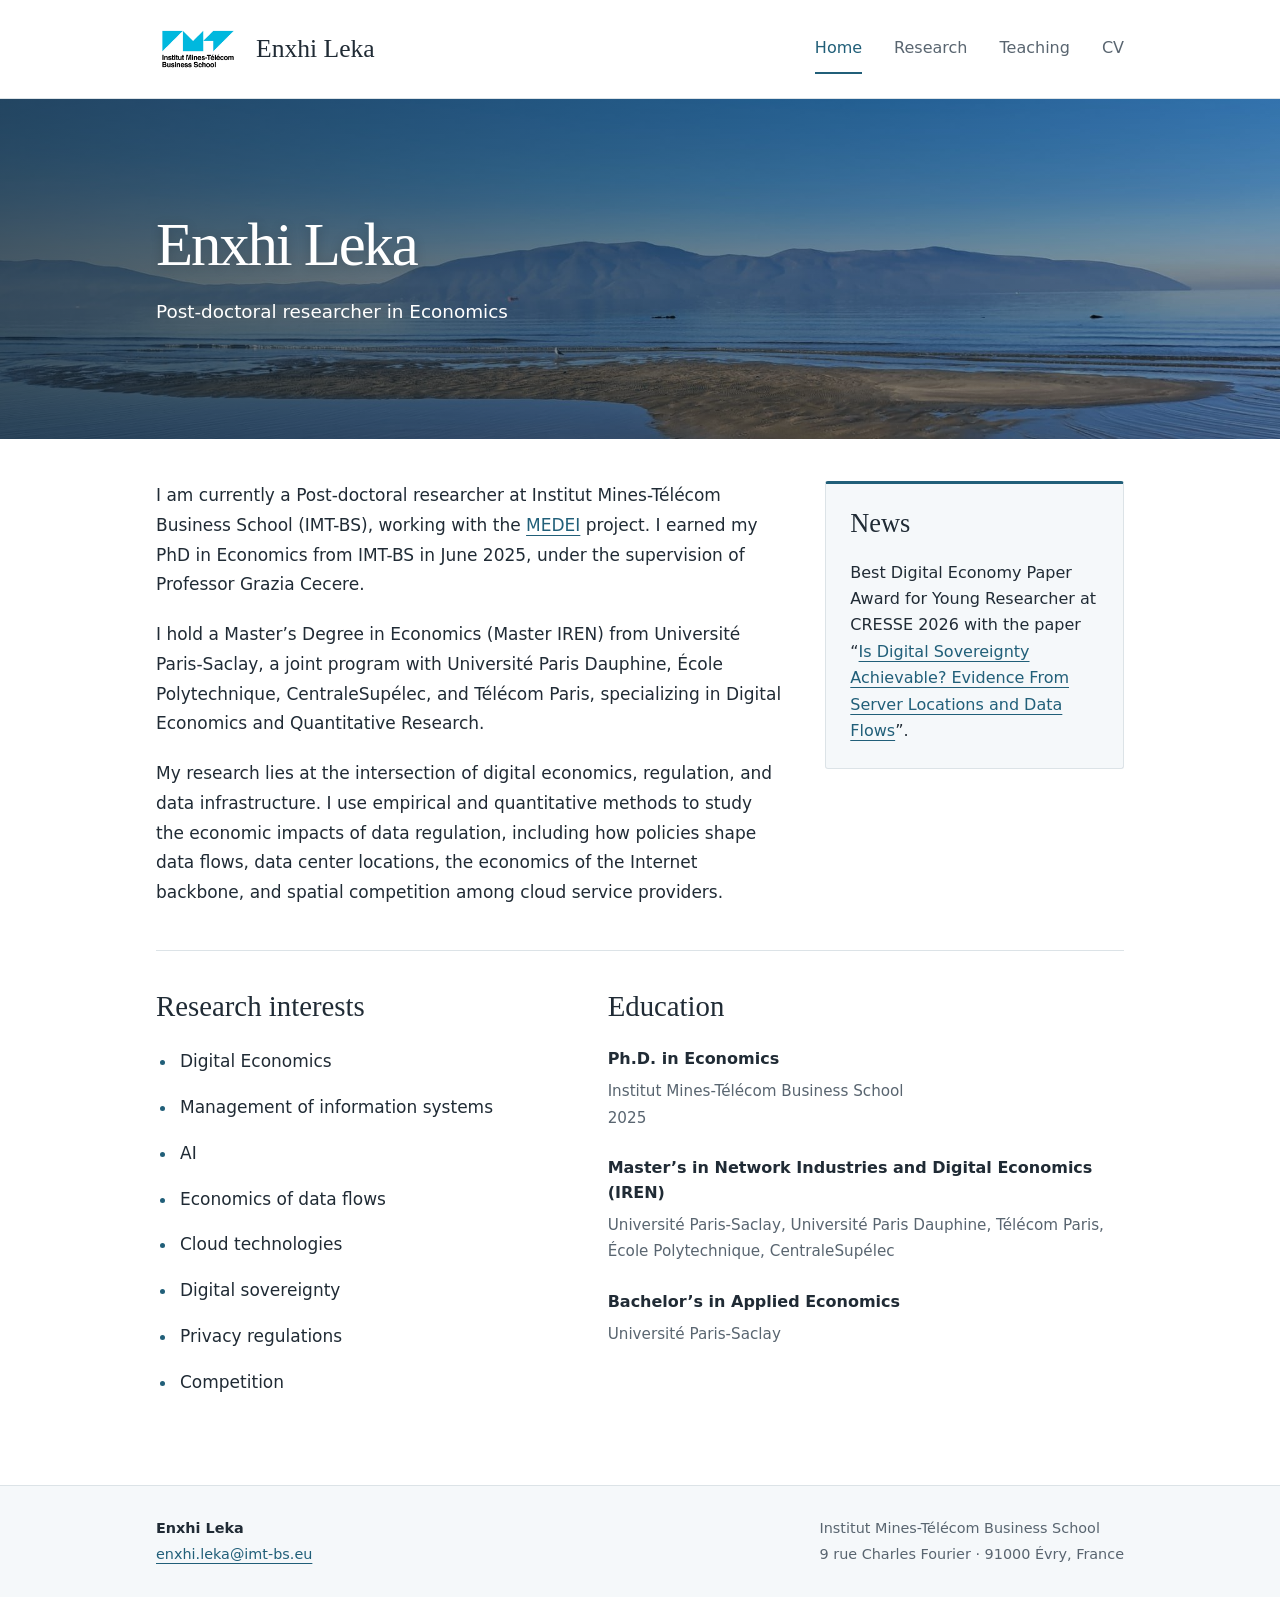
<file: index.html>
<!doctype html>
<html lang="en">
<head>
  <meta charset="utf-8">
  <meta name="viewport" content="width=device-width, initial-scale=1">
  <meta name="description" content="Enxhi Leka is a post-doctoral researcher at IMT-BS studying digital economics, data regulation, cloud infrastructure, and digital sovereignty.">
  <title>Enxhi Leka | Digital Economics Researcher at IMT-BS</title>
  <link rel="icon" href="assets/favicon.svg" type="image/svg+xml">
  <link rel="stylesheet" href="assets/style.css?v=20260928-1">
  <link rel="canonical" href="https://enxhi-leka.standard-cloud.io/">
  <link rel="sitemap" type="application/xml" href="sitemap.xml">
  <meta name="author" content="Enxhi Leka">
  <meta property="og:type" content="website">
  <meta property="og:site_name" content="Enxhi Leka">
  <meta property="og:title" content="Enxhi Leka | Digital Economics Researcher at IMT-BS">
  <meta property="og:description" content="Enxhi Leka is a post-doctoral researcher at IMT-BS studying digital economics, data regulation, cloud infrastructure, and digital sovereignty.">
  <meta property="og:url" content="https://enxhi-leka.standard-cloud.io/">
  <meta name="twitter:card" content="summary">
  <meta name="twitter:title" content="Enxhi Leka | Digital Economics Researcher at IMT-BS">
  <meta name="twitter:description" content="Enxhi Leka is a post-doctoral researcher at IMT-BS studying digital economics, data regulation, cloud infrastructure, and digital sovereignty.">
  <script type="application/ld+json">{"@context":"https://schema.org","@graph":[{"@type":"Person","@id":"https://enxhi-leka.standard-cloud.io/#enxhi-leka","name":"Enxhi Leka","url":"https://enxhi-leka.standard-cloud.io/","jobTitle":"Post-doctoral researcher in Economics","affiliation":{"@type":"Organization","name":"Institut Mines-Télécom Business School"},"knowsAbout":["Digital economics","Data regulation","Cloud infrastructure","Digital sovereignty","Data flows"],"email":"mailto:enxhi.leka@imt-bs.eu"},{"@type":"WebSite","@id":"https://enxhi-leka.standard-cloud.io/#website","url":"https://enxhi-leka.standard-cloud.io/","name":"Enxhi Leka","inLanguage":"en","publisher":{"@id":"https://enxhi-leka.standard-cloud.io/#enxhi-leka"}},{"@type":"ProfilePage","@id":"https://enxhi-leka.standard-cloud.io/#page","url":"https://enxhi-leka.standard-cloud.io/","name":"Enxhi Leka | Digital Economics Researcher at IMT-BS","description":"Enxhi Leka is a post-doctoral researcher at IMT-BS studying digital economics, data regulation, cloud infrastructure, and digital sovereignty.","inLanguage":"en","isPartOf":{"@id":"https://enxhi-leka.standard-cloud.io/#website"},"about":{"@id":"https://enxhi-leka.standard-cloud.io/#enxhi-leka"},"mainEntity":{"@id":"https://enxhi-leka.standard-cloud.io/#enxhi-leka"}}]}</script>
</head>
<body>
  <a class="skip-link" href="#main">Skip to content</a>
  <header class="site-header"><div class="header-inner">
    <a class="brand" href="index.html"><img class="institution-logo" src="assets/images/logo.png" alt="Institut Mines-Télécom Business School" width="84" height="48"><span>Enxhi Leka</span></a>
    <nav aria-label="Main navigation"><a href="index.html" aria-current="page">Home</a><a href="research.html">Research</a><a href="teaching.html">Teaching</a><a href="cv.html">CV</a></nav>
  </div></header>
  <section class="photo-banner photo-banner--home" aria-labelledby="page-title"><img class="banner-image" src="assets/images/home.jpg" alt="" fetchpriority="high"><div class="banner-shade"></div><div class="banner-content container"><h1 id="page-title">Enxhi Leka</h1><p>Post-doctoral researcher in Economics</p></div></section>
  <main id="main" class="container"><div class="intro-layout"><section class="intro" aria-label="Introduction">
<div class="bio"><p>I am currently a Post-doctoral researcher at Institut Mines-Télécom Business School (IMT-BS), working with the <a href="https://www.imt.fr/projet/medei-la-decarbonation-acceleree-de-lenergie-et-de-lindustrie/">MEDEI</a> project. I earned my PhD in Economics from IMT-BS in June 2025, under the supervision of Professor Grazia Cecere.</p>
<p>I hold a Master’s Degree in Economics (Master IREN) from Université Paris-Saclay, a joint program with Université Paris Dauphine, École Polytechnique, CentraleSupélec, and Télécom Paris, specializing in Digital Economics and Quantitative Research.</p>
<p>My research lies at the intersection of digital economics, regulation, and data infrastructure. I use empirical and quantitative methods to study the economic impacts of data regulation, including how policies shape data flows, data center locations, the economics of the Internet backbone, and spatial competition among cloud service providers.</p></div></section>
<aside class="news-box" aria-labelledby="news-title">
  <h2 id="news-title">News</h2>
  <!-- NEWS: Add or edit announcements below.
       Copy this article for each update and place the newest one first:
  <article class="news-item">
    <time datetime="2026-09">September 2026</time>
    <p>Your update goes here. You can include <a href="research.html">a link</a>.</p>
  </article>
  -->
  <article class="news-item"><p>Best Digital Economy Paper Award for Young Researcher at CRESSE 2026 with the paper “<a href="research.html#digital-sovereignty">Is Digital Sovereignty Achievable? Evidence From Server Locations and Data Flows</a>”.</p></article>
</aside>
</div>
<div class="home-columns"><section><h2>Research interests</h2><ul class="entries"><li>Digital Economics</li><li>Management of information systems</li><li>AI</li><li>Economics of data flows</li><li>Cloud technologies</li><li>Digital sovereignty</li><li>Privacy regulations</li><li>Competition</li></ul></section>
<section><h2>Education</h2><div class="education"><h3>Ph.D. in Economics</h3><p>Institut Mines-Télécom Business School<br><span class="muted">2025</span></p></div><div class="education"><h3>Master’s in Network Industries and Digital Economics (IREN)</h3><p>Université Paris-Saclay, Université Paris Dauphine, Télécom Paris, École Polytechnique, CentraleSupélec</p></div><div class="education"><h3>Bachelor’s in Applied Economics</h3><p>Université Paris-Saclay</p></div></section></div></main>
  <footer class="site-footer"><div class="footer-inner"><div><strong>Enxhi Leka</strong><br><a href="mailto:enxhi.leka@imt-bs.eu">enxhi.leka@imt-bs.eu</a></div><address>Institut Mines-Télécom Business School<br>9 rue Charles Fourier · 91000 Évry, France</address></div></footer>
</body>
</html>
</file>
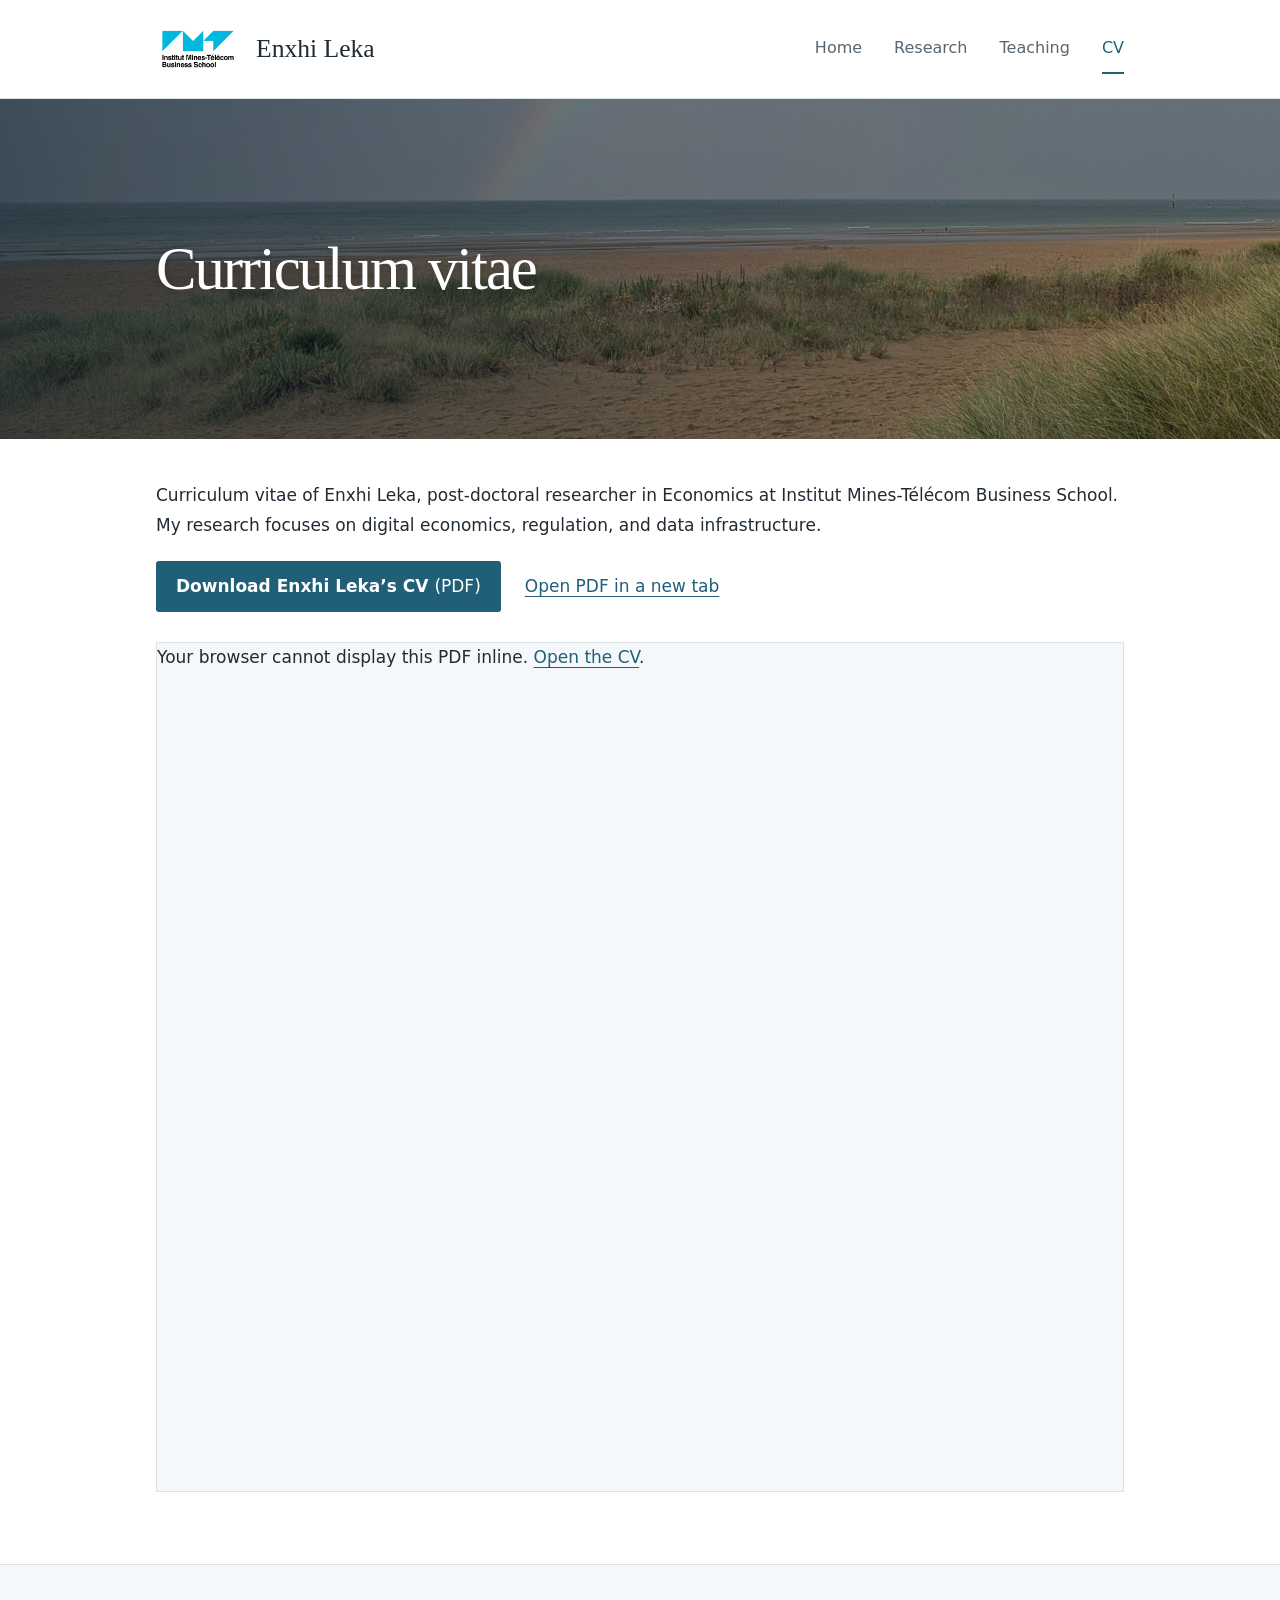
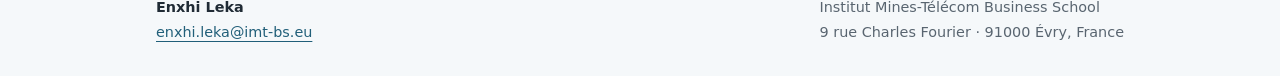
<file: cv.html>
<!doctype html>
<html lang="en">
<head>
  <meta charset="utf-8">
  <meta name="viewport" content="width=device-width, initial-scale=1">
  <meta name="description" content="View and download Enxhi Leka’s CV. Post-doctoral researcher in Economics at Institut Mines-Télécom Business School, with a PhD in Economics earned in 2025.">
  <title>Curriculum Vitae (CV) | Enxhi Leka</title>
  <link rel="icon" href="assets/favicon.svg" type="image/svg+xml">
  <link rel="stylesheet" href="assets/style.css?v=20260928-1">
  <link rel="canonical" href="https://enxhi-leka.standard-cloud.io/cv.html">
  <link rel="sitemap" type="application/xml" href="sitemap.xml">
  <meta name="author" content="Enxhi Leka">
  <meta property="og:type" content="website">
  <meta property="og:site_name" content="Enxhi Leka">
  <meta property="og:title" content="Curriculum Vitae (CV) | Enxhi Leka">
  <meta property="og:description" content="View and download Enxhi Leka’s CV. Post-doctoral researcher in Economics at Institut Mines-Télécom Business School, with a PhD in Economics earned in 2025.">
  <meta property="og:url" content="https://enxhi-leka.standard-cloud.io/cv.html">
  <meta name="twitter:card" content="summary">
  <meta name="twitter:title" content="Curriculum Vitae (CV) | Enxhi Leka">
  <meta name="twitter:description" content="View and download Enxhi Leka’s CV. Post-doctoral researcher in Economics at Institut Mines-Télécom Business School, with a PhD in Economics earned in 2025.">
  <script type="application/ld+json">{"@context":"https://schema.org","@graph":[{"@type":"Person","@id":"https://enxhi-leka.standard-cloud.io/#enxhi-leka","name":"Enxhi Leka","url":"https://enxhi-leka.standard-cloud.io/","jobTitle":"Post-doctoral researcher in Economics","affiliation":{"@type":"Organization","name":"Institut Mines-Télécom Business School"},"knowsAbout":["Digital economics","Data regulation","Cloud infrastructure","Digital sovereignty","Data flows"],"email":"mailto:enxhi.leka@imt-bs.eu"},{"@type":"WebSite","@id":"https://enxhi-leka.standard-cloud.io/#website","url":"https://enxhi-leka.standard-cloud.io/","name":"Enxhi Leka","inLanguage":"en","publisher":{"@id":"https://enxhi-leka.standard-cloud.io/#enxhi-leka"}},{"@type":"WebPage","@id":"https://enxhi-leka.standard-cloud.io/cv.html#page","url":"https://enxhi-leka.standard-cloud.io/cv.html","name":"Curriculum Vitae (CV) | Enxhi Leka","description":"View and download Enxhi Leka’s CV. Post-doctoral researcher in Economics at Institut Mines-Télécom Business School, with a PhD in Economics earned in 2025.","inLanguage":"en","isPartOf":{"@id":"https://enxhi-leka.standard-cloud.io/#website"},"about":{"@id":"https://enxhi-leka.standard-cloud.io/#enxhi-leka"}}]}</script>
</head>
<body>
  <a class="skip-link" href="#main">Skip to content</a>
  <header class="site-header"><div class="header-inner">
    <a class="brand" href="index.html"><img class="institution-logo" src="assets/images/logo.png" alt="Institut Mines-Télécom Business School" width="84" height="48"><span>Enxhi Leka</span></a>
    <nav aria-label="Main navigation"><a href="index.html">Home</a><a href="research.html">Research</a><a href="teaching.html">Teaching</a><a href="cv.html" aria-current="page">CV</a></nav>
  </div></header>
  <section class="photo-banner photo-banner--cv" aria-labelledby="page-title"><img class="banner-image" src="assets/images/cv.jpg" alt="" fetchpriority="high"><div class="banner-shade"></div><div class="banner-content container"><h1 id="page-title">Curriculum vitae</h1></div></section>
  <main id="main" class="container"><p>Curriculum vitae of Enxhi Leka, post-doctoral researcher in Economics at Institut Mines-Télécom Business School. My research focuses on digital economics, regulation, and data infrastructure.</p><div class="cv-actions"><a class="button" href="assets/cv.pdf?v=041a8c9f86dd" download="Enxhi_Leka_CV.pdf">Download Enxhi Leka’s CV <span>(PDF)</span></a><a href="assets/cv.pdf?v=041a8c9f86dd" target="_blank" rel="noopener">Open PDF in a new tab</a></div><object class="cv-document" data="assets/cv.pdf?v=041a8c9f86dd" type="application/pdf" aria-label="Enxhi Leka’s curriculum vitae"><p>Your browser cannot display this PDF inline. <a href="assets/cv.pdf?v=041a8c9f86dd">Open the CV</a>.</p></object></main>
  <footer class="site-footer"><div class="footer-inner"><div><strong>Enxhi Leka</strong><br><a href="mailto:enxhi.leka@imt-bs.eu">enxhi.leka@imt-bs.eu</a></div><address>Institut Mines-Télécom Business School<br>9 rue Charles Fourier · 91000 Évry, France</address></div></footer>
</body>
</html>
</file>
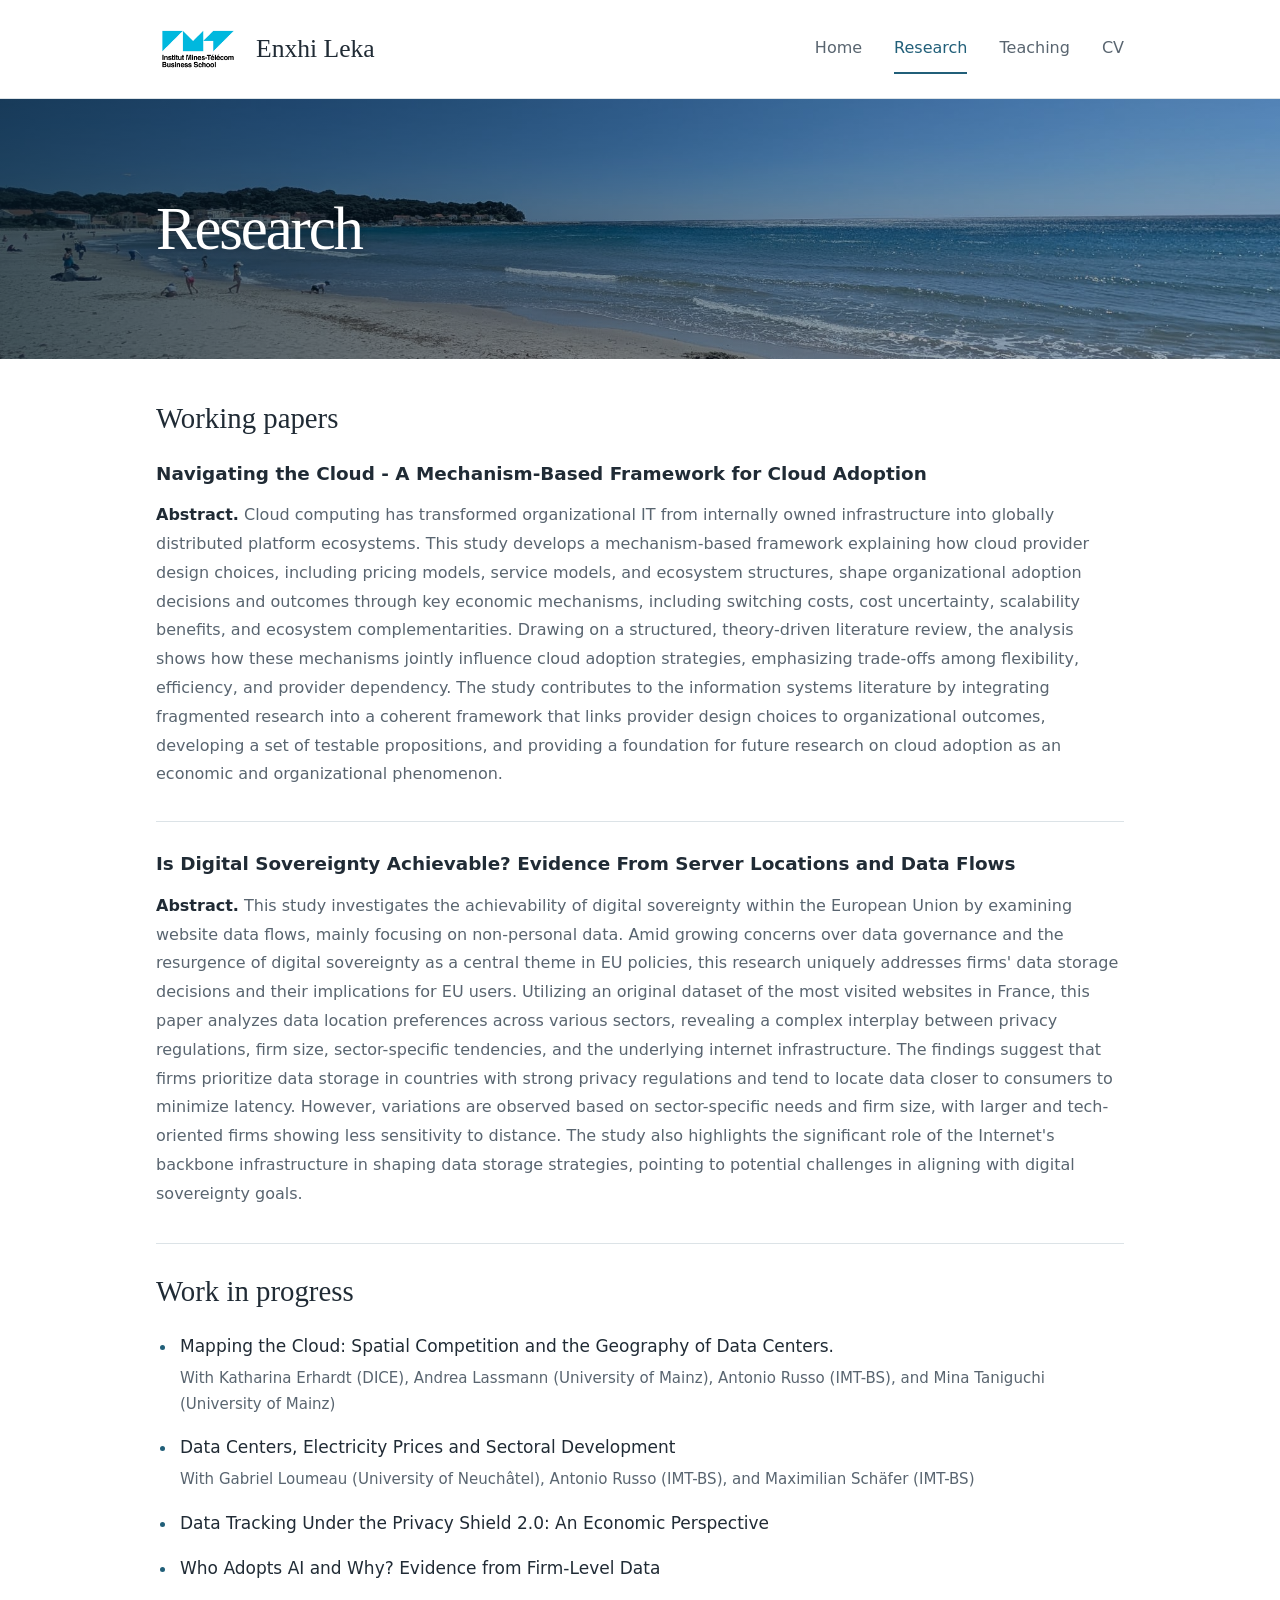
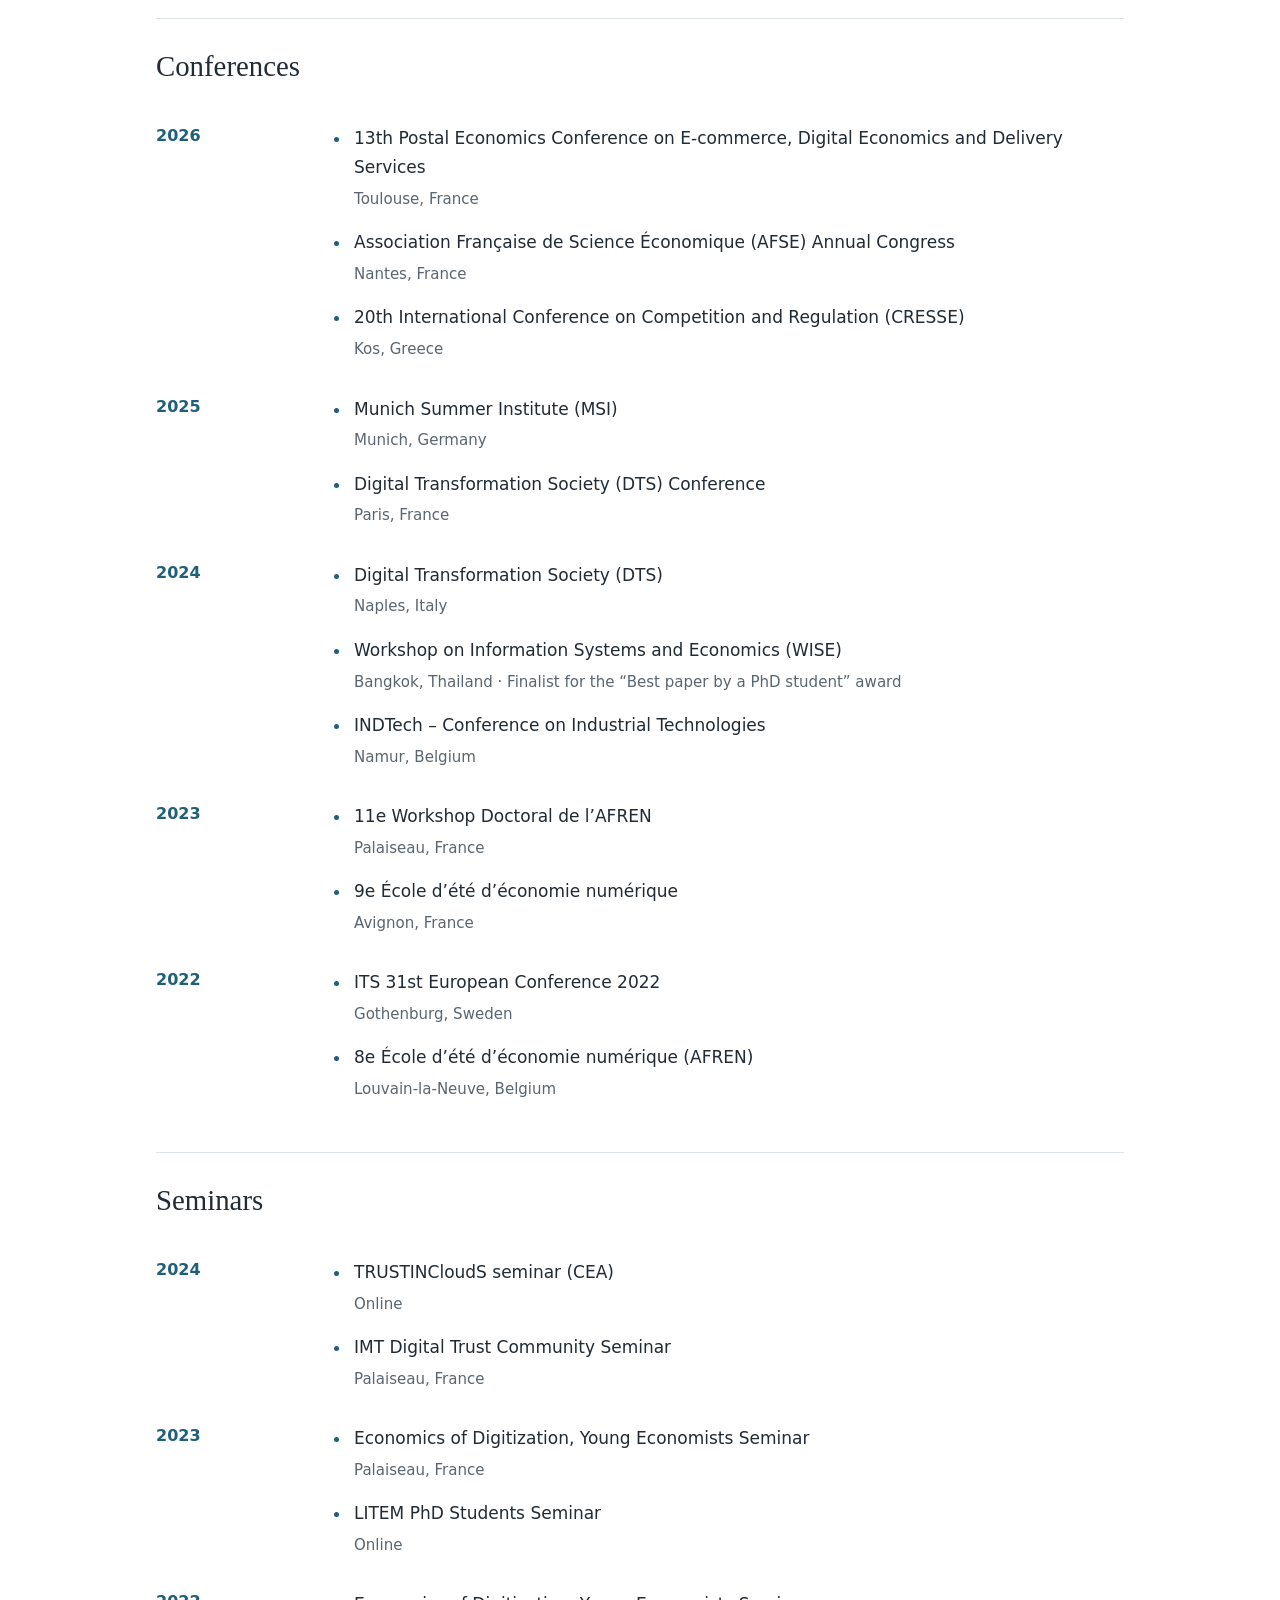
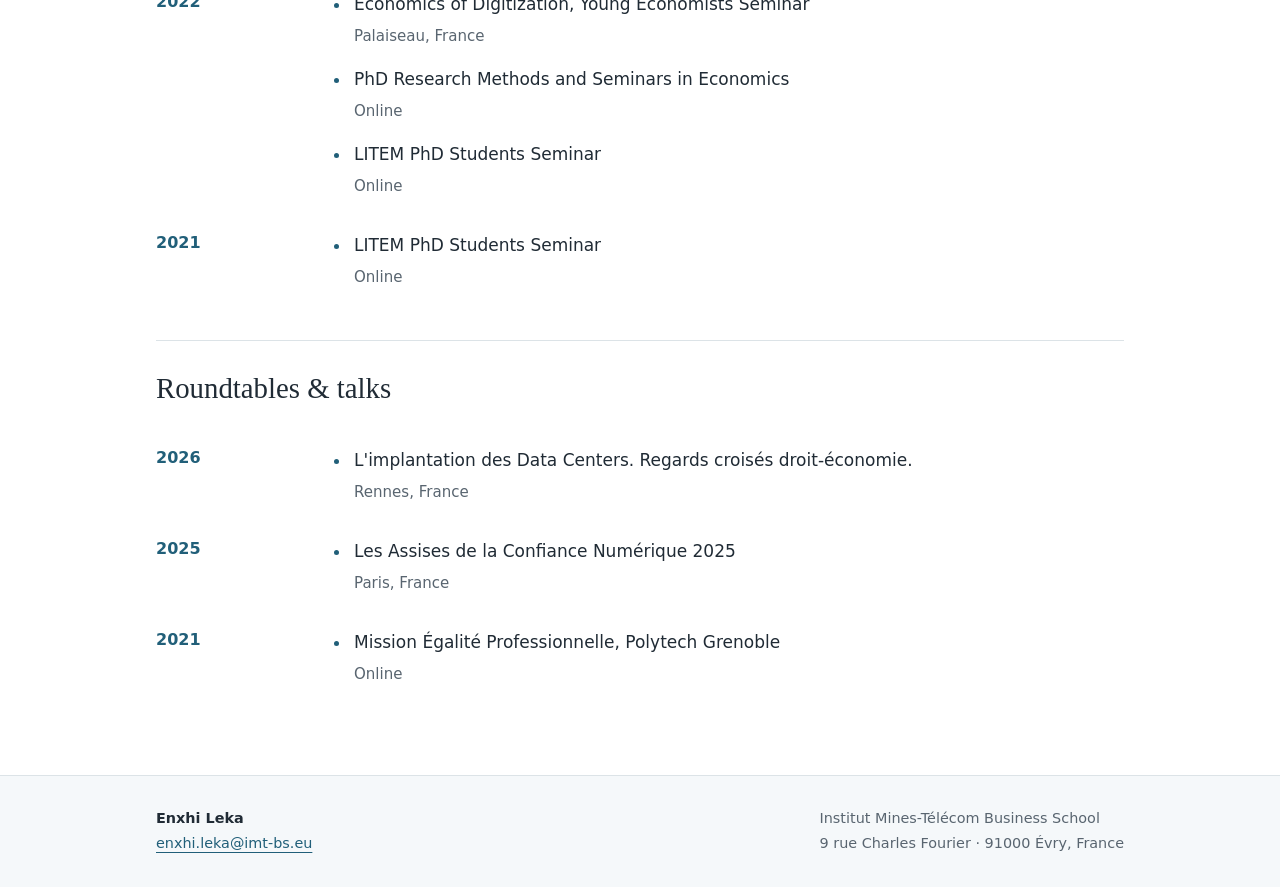
<file: research.html>
<!doctype html>
<html lang="en">
<head>
  <meta charset="utf-8">
  <meta name="viewport" content="width=device-width, initial-scale=1">
  <meta name="description" content="Explore Enxhi Leka’s research on digital sovereignty, cloud adoption, data centers, and data flows, including working papers, abstracts, and conferences.">
  <title>Research &amp; Working Papers | Enxhi Leka</title>
  <link rel="icon" href="assets/favicon.svg" type="image/svg+xml">
  <link rel="stylesheet" href="assets/style.css?v=20260928-1">
  <link rel="canonical" href="https://enxhi-leka.standard-cloud.io/research.html">
  <link rel="sitemap" type="application/xml" href="sitemap.xml">
  <meta name="author" content="Enxhi Leka">
  <meta property="og:type" content="website">
  <meta property="og:site_name" content="Enxhi Leka">
  <meta property="og:title" content="Research &amp; Working Papers | Enxhi Leka">
  <meta property="og:description" content="Explore Enxhi Leka’s research on digital sovereignty, cloud adoption, data centers, and data flows, including working papers, abstracts, and conferences.">
  <meta property="og:url" content="https://enxhi-leka.standard-cloud.io/research.html">
  <meta name="twitter:card" content="summary">
  <meta name="twitter:title" content="Research &amp; Working Papers | Enxhi Leka">
  <meta name="twitter:description" content="Explore Enxhi Leka’s research on digital sovereignty, cloud adoption, data centers, and data flows, including working papers, abstracts, and conferences.">
  <script type="application/ld+json">{"@context":"https://schema.org","@graph":[{"@type":"Person","@id":"https://enxhi-leka.standard-cloud.io/#enxhi-leka","name":"Enxhi Leka","url":"https://enxhi-leka.standard-cloud.io/","jobTitle":"Post-doctoral researcher in Economics","affiliation":{"@type":"Organization","name":"Institut Mines-Télécom Business School"},"knowsAbout":["Digital economics","Data regulation","Cloud infrastructure","Digital sovereignty","Data flows"],"email":"mailto:enxhi.leka@imt-bs.eu"},{"@type":"WebSite","@id":"https://enxhi-leka.standard-cloud.io/#website","url":"https://enxhi-leka.standard-cloud.io/","name":"Enxhi Leka","inLanguage":"en","publisher":{"@id":"https://enxhi-leka.standard-cloud.io/#enxhi-leka"}},{"@type":"WebPage","@id":"https://enxhi-leka.standard-cloud.io/research.html#page","url":"https://enxhi-leka.standard-cloud.io/research.html","name":"Research & Working Papers | Enxhi Leka","description":"Explore Enxhi Leka’s research on digital sovereignty, cloud adoption, data centers, and data flows, including working papers, abstracts, and conferences.","inLanguage":"en","isPartOf":{"@id":"https://enxhi-leka.standard-cloud.io/#website"},"about":{"@id":"https://enxhi-leka.standard-cloud.io/#enxhi-leka"}},{"@type":"ScholarlyArticle","@id":"https://enxhi-leka.standard-cloud.io/research.html#cloud-adoption","url":"https://enxhi-leka.standard-cloud.io/research.html#cloud-adoption","headline":"Navigating the Cloud - A Mechanism-Based Framework for Cloud Adoption","abstract":"Cloud computing has transformed organizational IT from internally owned infrastructure into globally distributed platform ecosystems. This study develops a mechanism-based framework explaining how cloud provider design choices, including pricing models, service models, and ecosystem structures, shape organizational adoption decisions and outcomes through key economic mechanisms, including switching costs, cost uncertainty, scalability benefits, and ecosystem complementarities. Drawing on a structured, theory-driven literature review, the analysis shows how these mechanisms jointly influence cloud adoption strategies, emphasizing trade-offs among flexibility, efficiency, and provider dependency. The study contributes to the information systems literature by integrating fragmented research into a coherent framework that links provider design choices to organizational outcomes, developing a set of testable propositions, and providing a foundation for future research on cloud adoption as an economic and organizational phenomenon.","inLanguage":"en","isPartOf":{"@id":"https://enxhi-leka.standard-cloud.io/research.html#page"}},{"@type":"ScholarlyArticle","@id":"https://enxhi-leka.standard-cloud.io/research.html#digital-sovereignty","url":"https://enxhi-leka.standard-cloud.io/research.html#digital-sovereignty","headline":"Is Digital Sovereignty Achievable? Evidence From Server Locations and Data Flows","abstract":"This study investigates the achievability of digital sovereignty within the European Union by examining website data flows, mainly focusing on non-personal data. Amid growing concerns over data governance and the resurgence of digital sovereignty as a central theme in EU policies, this research uniquely addresses firms' data storage decisions and their implications for EU users. Utilizing an original dataset of the most visited websites in France, this paper analyzes data location preferences across various sectors, revealing a complex interplay between privacy regulations, firm size, sector-specific tendencies, and the underlying internet infrastructure. The findings suggest that firms prioritize data storage in countries with strong privacy regulations and tend to locate data closer to consumers to minimize latency. However, variations are observed based on sector-specific needs and firm size, with larger and tech-oriented firms showing less sensitivity to distance. The study also highlights the significant role of the Internet's backbone infrastructure in shaping data storage strategies, pointing to potential challenges in aligning with digital sovereignty goals.","inLanguage":"en","isPartOf":{"@id":"https://enxhi-leka.standard-cloud.io/research.html#page"}}]}</script>
</head>
<body>
  <a class="skip-link" href="#main">Skip to content</a>
  <header class="site-header"><div class="header-inner">
    <a class="brand" href="index.html"><img class="institution-logo" src="assets/images/logo.png" alt="Institut Mines-Télécom Business School" width="84" height="48"><span>Enxhi Leka</span></a>
    <nav aria-label="Main navigation"><a href="index.html">Home</a><a href="research.html" aria-current="page">Research</a><a href="teaching.html">Teaching</a><a href="cv.html">CV</a></nav>
  </div></header>
  <section class="photo-banner photo-banner--research" aria-labelledby="page-title"><img class="banner-image" src="assets/images/research.jpg" alt="" fetchpriority="high"><div class="banner-shade"></div><div class="banner-content container"><h1 id="page-title">Research</h1></div></section>
  <main id="main" class="container">
<section class="section"><h2>Working papers</h2>
<article class="working-paper" id="cloud-adoption"><h3>Navigating the Cloud - A Mechanism-Based Framework for Cloud Adoption</h3><p class="paper-abstract"><strong>Abstract.</strong> Cloud computing has transformed organizational IT from internally owned infrastructure into globally distributed platform ecosystems. This study develops a mechanism-based framework explaining how cloud provider design choices, including pricing models, service models, and ecosystem structures, shape organizational adoption decisions and outcomes through key economic mechanisms, including switching costs, cost uncertainty, scalability benefits, and ecosystem complementarities. Drawing on a structured, theory-driven literature review, the analysis shows how these mechanisms jointly influence cloud adoption strategies, emphasizing trade-offs among flexibility, efficiency, and provider dependency. The study contributes to the information systems literature by integrating fragmented research into a coherent framework that links provider design choices to organizational outcomes, developing a set of testable propositions, and providing a foundation for future research on cloud adoption as an economic and organizational phenomenon.</p></article>
<article class="working-paper" id="digital-sovereignty"><h3>Is Digital Sovereignty Achievable? Evidence From Server Locations and Data Flows</h3><p class="paper-abstract"><strong>Abstract.</strong> This study investigates the achievability of digital sovereignty within the European Union by examining website data flows, mainly focusing on non-personal data. Amid growing concerns over data governance and the resurgence of digital sovereignty as a central theme in EU policies, this research uniquely addresses firms' data storage decisions and their implications for EU users. Utilizing an original dataset of the most visited websites in France, this paper analyzes data location preferences across various sectors, revealing a complex interplay between privacy regulations, firm size, sector-specific tendencies, and the underlying internet infrastructure. The findings suggest that firms prioritize data storage in countries with strong privacy regulations and tend to locate data closer to consumers to minimize latency. However, variations are observed based on sector-specific needs and firm size, with larger and tech-oriented firms showing less sensitivity to distance. The study also highlights the significant role of the Internet's backbone infrastructure in shaping data storage strategies, pointing to potential challenges in aligning with digital sovereignty goals.</p></article>
</section>
<section class="section"><h2>Work in progress</h2><ul class="entries"><li>Mapping the Cloud: Spatial Competition and the Geography of Data Centers.<span class="entry-detail">With Katharina Erhardt (DICE), Andrea Lassmann (University of Mainz), Antonio Russo (IMT-BS), and Mina Taniguchi (University of Mainz)</span></li><li>Data Centers, Electricity Prices and Sectoral Development<span class="entry-detail">With Gabriel Loumeau (University of Neuchâtel), Antonio Russo (IMT-BS), and Maximilian Schäfer (IMT-BS)</span></li><li>Data Tracking Under the Privacy Shield 2.0: An Economic Perspective</li><li>Who Adopts AI and Why? Evidence from Firm-Level Data</li></ul></section>
<section class="section"><h2>Conferences</h2>
<section class="year-group"><h3>2026</h3><ul class="entries"><li>13th Postal Economics Conference on E-commerce, Digital Economics and Delivery Services<span class="entry-detail">Toulouse, France</span></li><li>Association Française de Science Économique (AFSE) Annual Congress<span class="entry-detail">Nantes, France</span></li><li>20th International Conference on Competition and Regulation (CRESSE)<span class="entry-detail">Kos, Greece</span></li></ul></section>
<section class="year-group"><h3>2025</h3><ul class="entries"><li>Munich Summer Institute (MSI)<span class="entry-detail">Munich, Germany</span></li><li>Digital Transformation Society (DTS) Conference<span class="entry-detail">Paris, France</span></li></ul></section>
<section class="year-group"><h3>2024</h3><ul class="entries"><li>Digital Transformation Society (DTS)<span class="entry-detail">Naples, Italy</span></li><li>Workshop on Information Systems and Economics (WISE)<span class="entry-detail">Bangkok, Thailand · Finalist for the “Best paper by a PhD student” award</span></li><li>INDTech – Conference on Industrial Technologies<span class="entry-detail">Namur, Belgium</span></li></ul></section>
<section class="year-group"><h3>2023</h3><ul class="entries"><li>11e Workshop Doctoral de l’AFREN<span class="entry-detail">Palaiseau, France</span></li><li>9e École d’été d’économie numérique<span class="entry-detail">Avignon, France</span></li></ul></section>
<section class="year-group"><h3>2022</h3><ul class="entries"><li>ITS 31st European Conference 2022<span class="entry-detail">Gothenburg, Sweden</span></li><li>8e École d’été d’économie numérique (AFREN)<span class="entry-detail">Louvain-la-Neuve, Belgium</span></li></ul></section></section>
<section class="section"><h2>Seminars</h2>
<section class="year-group"><h3>2024</h3><ul class="entries"><li>TRUSTINCloudS seminar (CEA)<span class="entry-detail">Online</span></li><li>IMT Digital Trust Community Seminar<span class="entry-detail">Palaiseau, France</span></li></ul></section>
<section class="year-group"><h3>2023</h3><ul class="entries"><li>Economics of Digitization, Young Economists Seminar<span class="entry-detail">Palaiseau, France</span></li><li>LITEM PhD Students Seminar<span class="entry-detail">Online</span></li></ul></section>
<section class="year-group"><h3>2022</h3><ul class="entries"><li>Economics of Digitization, Young Economists Seminar<span class="entry-detail">Palaiseau, France</span></li><li>PhD Research Methods and Seminars in Economics<span class="entry-detail">Online</span></li><li>LITEM PhD Students Seminar<span class="entry-detail">Online</span></li></ul></section>
<section class="year-group"><h3>2021</h3><ul class="entries"><li>LITEM PhD Students Seminar<span class="entry-detail">Online</span></li></ul></section></section>
<section class="section"><h2>Roundtables &amp; talks</h2><section class="year-group"><h3>2026</h3><ul class="entries"><li>L'implantation des Data Centers. Regards croisés droit-économie.<span class="entry-detail">Rennes, France</span></li></ul></section><section class="year-group"><h3>2025</h3><ul class="entries"><li>Les Assises de la Confiance Numérique 2025<span class="entry-detail">Paris, France</span></li></ul></section><section class="year-group"><h3>2021</h3><ul class="entries"><li>Mission Égalité Professionnelle, Polytech Grenoble<span class="entry-detail">Online</span></li></ul></section></section></main>
  <footer class="site-footer"><div class="footer-inner"><div><strong>Enxhi Leka</strong><br><a href="mailto:enxhi.leka@imt-bs.eu">enxhi.leka@imt-bs.eu</a></div><address>Institut Mines-Télécom Business School<br>9 rue Charles Fourier · 91000 Évry, France</address></div></footer>
</body>
</html>
</file>
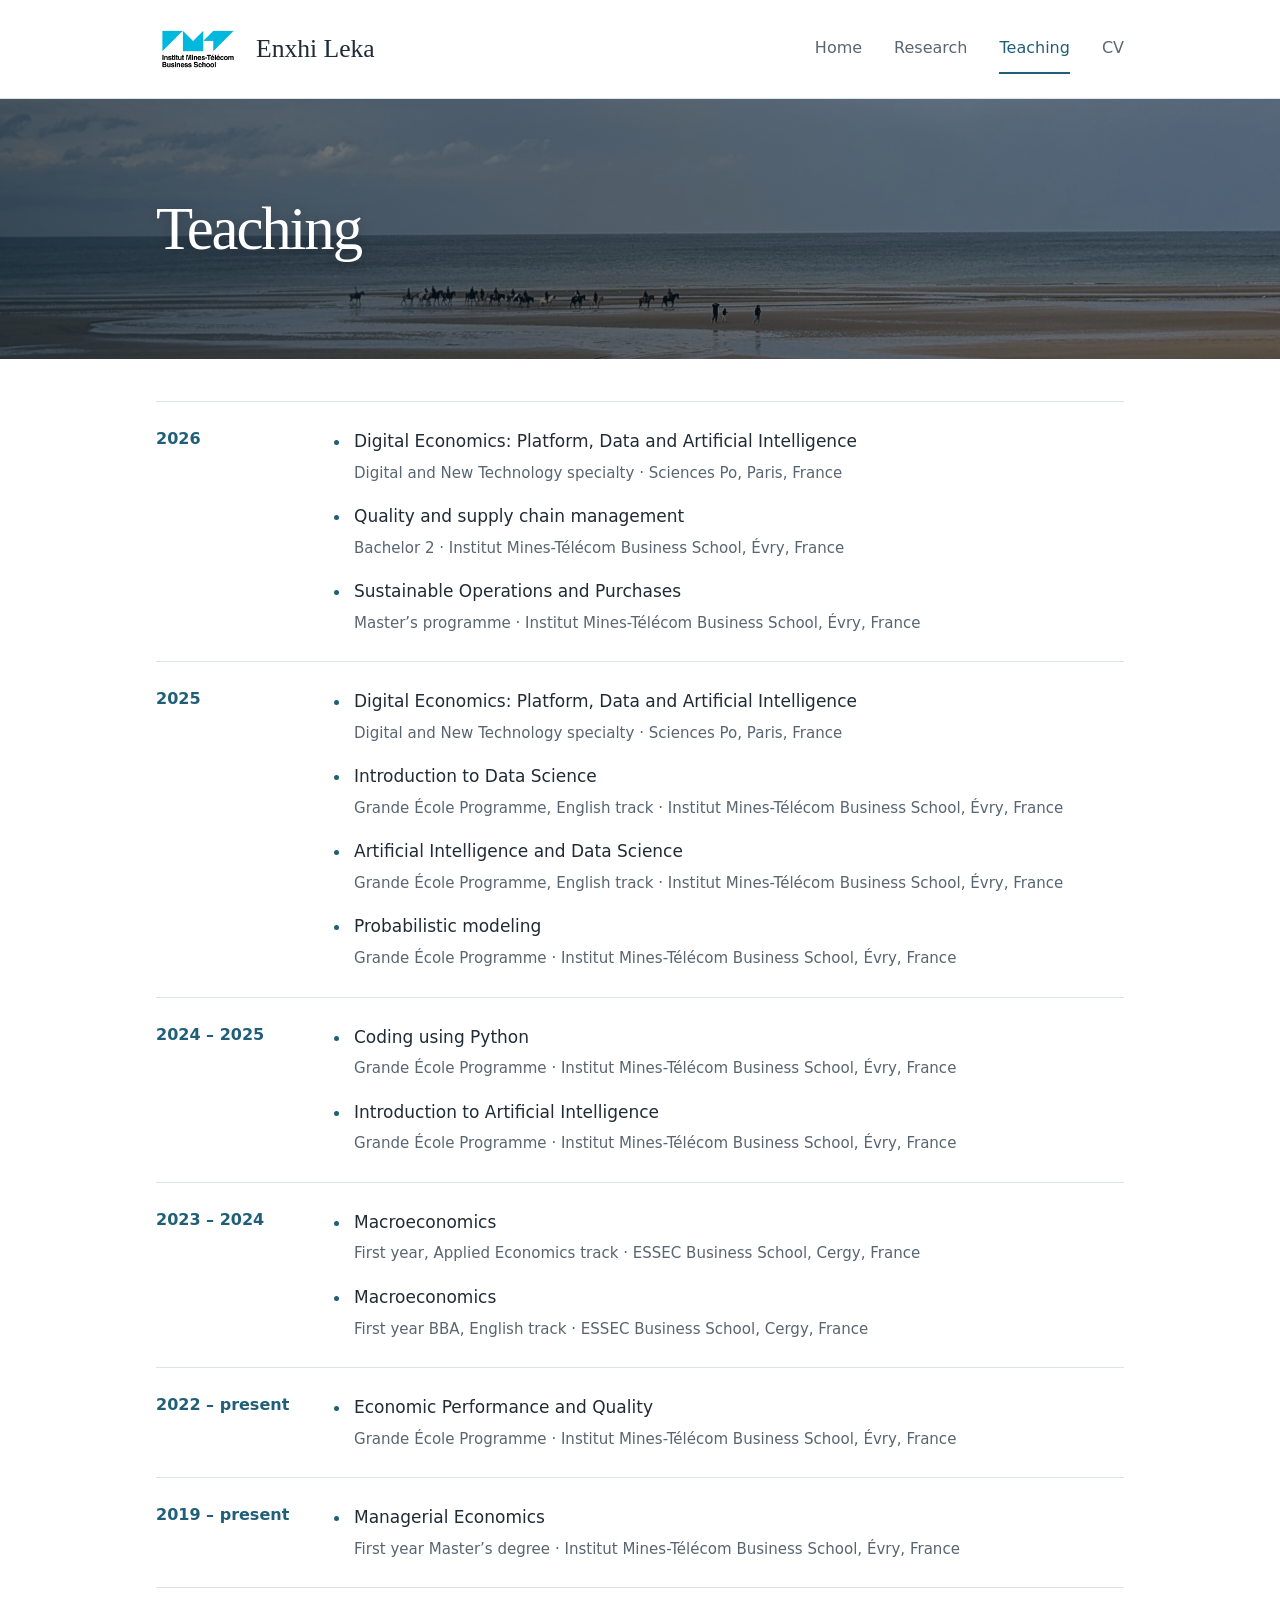
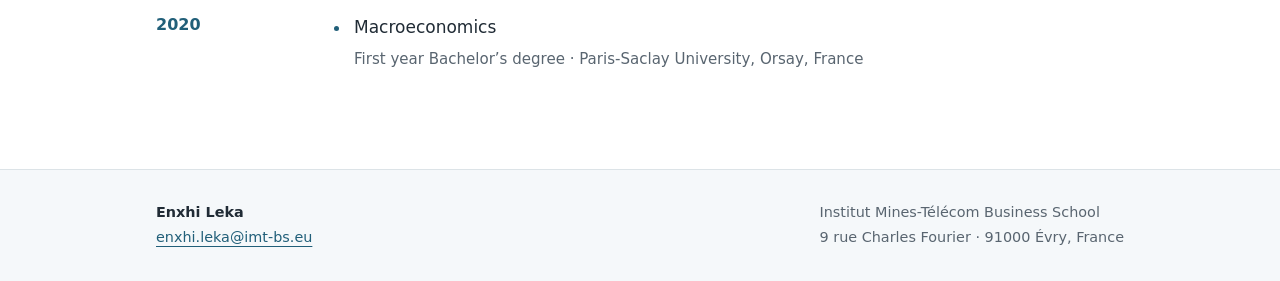
<file: teaching.html>
<!doctype html>
<html lang="en">
<head>
  <meta charset="utf-8">
  <meta name="viewport" content="width=device-width, initial-scale=1">
  <meta name="description" content="Courses taught by Enxhi Leka in digital economics, artificial intelligence, data science, and operations at Sciences Po, IMT-BS, ESSEC, and Paris-Saclay.">
  <title>Teaching: Economics, AI &amp; Data Science | Enxhi Leka</title>
  <link rel="icon" href="assets/favicon.svg" type="image/svg+xml">
  <link rel="stylesheet" href="assets/style.css?v=20260928-1">
  <link rel="canonical" href="https://enxhi-leka.standard-cloud.io/teaching.html">
  <link rel="sitemap" type="application/xml" href="sitemap.xml">
  <meta name="author" content="Enxhi Leka">
  <meta property="og:type" content="website">
  <meta property="og:site_name" content="Enxhi Leka">
  <meta property="og:title" content="Teaching: Economics, AI &amp; Data Science | Enxhi Leka">
  <meta property="og:description" content="Courses taught by Enxhi Leka in digital economics, artificial intelligence, data science, and operations at Sciences Po, IMT-BS, ESSEC, and Paris-Saclay.">
  <meta property="og:url" content="https://enxhi-leka.standard-cloud.io/teaching.html">
  <meta name="twitter:card" content="summary">
  <meta name="twitter:title" content="Teaching: Economics, AI &amp; Data Science | Enxhi Leka">
  <meta name="twitter:description" content="Courses taught by Enxhi Leka in digital economics, artificial intelligence, data science, and operations at Sciences Po, IMT-BS, ESSEC, and Paris-Saclay.">
  <script type="application/ld+json">{"@context":"https://schema.org","@graph":[{"@type":"Person","@id":"https://enxhi-leka.standard-cloud.io/#enxhi-leka","name":"Enxhi Leka","url":"https://enxhi-leka.standard-cloud.io/","jobTitle":"Post-doctoral researcher in Economics","affiliation":{"@type":"Organization","name":"Institut Mines-Télécom Business School"},"knowsAbout":["Digital economics","Data regulation","Cloud infrastructure","Digital sovereignty","Data flows"],"email":"mailto:enxhi.leka@imt-bs.eu"},{"@type":"WebSite","@id":"https://enxhi-leka.standard-cloud.io/#website","url":"https://enxhi-leka.standard-cloud.io/","name":"Enxhi Leka","inLanguage":"en","publisher":{"@id":"https://enxhi-leka.standard-cloud.io/#enxhi-leka"}},{"@type":"WebPage","@id":"https://enxhi-leka.standard-cloud.io/teaching.html#page","url":"https://enxhi-leka.standard-cloud.io/teaching.html","name":"Teaching: Economics, AI & Data Science | Enxhi Leka","description":"Courses taught by Enxhi Leka in digital economics, artificial intelligence, data science, and operations at Sciences Po, IMT-BS, ESSEC, and Paris-Saclay.","inLanguage":"en","isPartOf":{"@id":"https://enxhi-leka.standard-cloud.io/#website"},"about":{"@id":"https://enxhi-leka.standard-cloud.io/#enxhi-leka"}}]}</script>
</head>
<body>
  <a class="skip-link" href="#main">Skip to content</a>
  <header class="site-header"><div class="header-inner">
    <a class="brand" href="index.html"><img class="institution-logo" src="assets/images/logo.png" alt="Institut Mines-Télécom Business School" width="84" height="48"><span>Enxhi Leka</span></a>
    <nav aria-label="Main navigation"><a href="index.html">Home</a><a href="research.html">Research</a><a href="teaching.html" aria-current="page">Teaching</a><a href="cv.html">CV</a></nav>
  </div></header>
  <section class="photo-banner photo-banner--teaching" aria-labelledby="page-title"><img class="banner-image" src="assets/images/teaching.jpg" alt="" fetchpriority="high"><div class="banner-shade"></div><div class="banner-content container"><h1 id="page-title">Teaching</h1></div></section>
  <main id="main" class="container"><div class="teaching-list">
<section class="year-group"><h2 class="teaching-year">2026</h2><ul class="entries"><li>Digital Economics: Platform, Data and Artificial Intelligence<span class="entry-detail">Digital and New Technology specialty · Sciences Po, Paris, France</span></li><li>Quality and supply chain management<span class="entry-detail">Bachelor 2 · Institut Mines-Télécom Business School, Évry, France</span></li><li>Sustainable Operations and Purchases<span class="entry-detail">Master’s programme · Institut Mines-Télécom Business School, Évry, France</span></li></ul></section>
<section class="year-group"><h2 class="teaching-year">2025</h2><ul class="entries"><li>Digital Economics: Platform, Data and Artificial Intelligence<span class="entry-detail">Digital and New Technology specialty · Sciences Po, Paris, France</span></li><li>Introduction to Data Science<span class="entry-detail">Grande École Programme, English track · Institut Mines-Télécom Business School, Évry, France</span></li><li>Artificial Intelligence and Data Science<span class="entry-detail">Grande École Programme, English track · Institut Mines-Télécom Business School, Évry, France</span></li><li>Probabilistic modeling<span class="entry-detail">Grande École Programme · Institut Mines-Télécom Business School, Évry, France</span></li></ul></section>
<section class="year-group"><h2 class="teaching-year">2024 – 2025</h2><ul class="entries"><li>Coding using Python<span class="entry-detail">Grande École Programme · Institut Mines-Télécom Business School, Évry, France</span></li><li>Introduction to Artificial Intelligence<span class="entry-detail">Grande École Programme · Institut Mines-Télécom Business School, Évry, France</span></li></ul></section>
<section class="year-group"><h2 class="teaching-year">2023 – 2024</h2><ul class="entries"><li>Macroeconomics<span class="entry-detail">First year, Applied Economics track · ESSEC Business School, Cergy, France</span></li><li>Macroeconomics<span class="entry-detail">First year BBA, English track · ESSEC Business School, Cergy, France</span></li></ul></section>
<section class="year-group"><h2 class="teaching-year">2022 – present</h2><ul class="entries"><li>Economic Performance and Quality<span class="entry-detail">Grande École Programme · Institut Mines-Télécom Business School, Évry, France</span></li></ul></section>
<section class="year-group"><h2 class="teaching-year">2019 – present</h2><ul class="entries"><li>Managerial Economics<span class="entry-detail">First year Master’s degree · Institut Mines-Télécom Business School, Évry, France</span></li></ul></section>
<section class="year-group"><h2 class="teaching-year">2020</h2><ul class="entries"><li>Macroeconomics<span class="entry-detail">First year Bachelor’s degree · Paris-Saclay University, Orsay, France</span></li></ul></section></div></main>
  <footer class="site-footer"><div class="footer-inner"><div><strong>Enxhi Leka</strong><br><a href="mailto:enxhi.leka@imt-bs.eu">enxhi.leka@imt-bs.eu</a></div><address>Institut Mines-Télécom Business School<br>9 rue Charles Fourier · 91000 Évry, France</address></div></footer>
</body>
</html>
</file>
<file: assets/style.css>
:root{color-scheme:light;--ink:#202b35;--muted:#596570;--accent:#215f79;--line:#dce3e7;--soft:#f5f8fa}
*{box-sizing:border-box}html{scroll-behavior:smooth}body{margin:0;background:#fff;color:var(--ink);font:17px/1.75 system-ui,-apple-system,BlinkMacSystemFont,"Segoe UI",sans-serif}a{color:var(--accent);text-underline-offset:4px}a:hover{text-decoration-thickness:2px}a:focus-visible{outline:3px solid var(--accent);outline-offset:5px}h1,h2,h3,p{margin-top:0}h1,h2{font-family:Georgia,"Times New Roman",serif;font-weight:400;line-height:1.2}h1{font-size:clamp(2.6rem,6vw,3.8rem);letter-spacing:-.035em;margin-bottom:16px}h2{font-size:1.8rem;margin-bottom:24px}h3{font-size:1rem;line-height:1.55;font-weight:600;margin-bottom:6px}p{margin-bottom:20px}.container,.header-inner,.footer-inner{max-width:1040px;margin:0 auto;padding-left:36px;padding-right:36px}.site-header{border-bottom:1px solid var(--line)}.header-inner{min-height:98px;display:flex;align-items:center;justify-content:space-between;gap:24px}.brand{font-family:Georgia,"Times New Roman",serif;font-size:1.6rem;color:var(--ink);text-decoration:none;white-space:nowrap}nav{display:flex;gap:32px}nav a{color:var(--muted);font-size:1rem;text-decoration:none;padding:10px 0;border-bottom:2px solid transparent}nav a:hover,nav a[aria-current="page"]{color:var(--accent);border-bottom-color:var(--accent)}main{padding-top:64px;padding-bottom:72px;min-height:calc(100vh - 270px)}.eyebrow{font-size:.8rem;text-transform:uppercase;letter-spacing:.12em;color:var(--accent);font-weight:600;margin-bottom:18px}.role{font-size:1.2rem;color:var(--muted);margin-bottom:34px}.bio{max-width:840px}.home-columns{display:grid;grid-template-columns:.85fr 1.15fr;gap:70px;border-top:1px solid var(--line);padding-top:38px;margin-top:42px}.entries{padding-left:21px;margin:0}.entries li{padding-left:3px;margin-bottom:16px}.entries li::marker{color:var(--accent)}.education{margin-bottom:25px}.education p{color:var(--muted);font-size:.95rem;margin-bottom:0}.muted,.entry-detail{color:var(--muted)}.entry-detail{display:block;font-size:.94rem;margin-top:3px}.page-heading{margin-bottom:42px}.section{border-top:1px solid var(--line);padding-top:30px;margin-top:34px}.year-group{display:grid;grid-template-columns:150px minmax(0,1fr);gap:24px;padding:16px 0}.year-group>h3{color:var(--accent)}.year-group .entries li:last-child{margin-bottom:0}.teaching-list>.year-group{border-top:1px solid var(--line);padding-top:25px;padding-bottom:25px}.cv-actions{display:flex;align-items:center;flex-wrap:wrap;gap:24px;margin-bottom:30px}.button{display:inline-block;background:var(--accent);color:white;padding:11px 20px;border-radius:3px;text-decoration:none;font-weight:600}.button:hover{background:#17485d}.button span{font-weight:400}.cv-document{display:block;width:100%;height:850px;border:1px solid var(--line);background:var(--soft)}.site-footer{background:var(--soft);border-top:1px solid var(--line)}.footer-inner{padding-top:30px;padding-bottom:30px;display:flex;justify-content:space-between;gap:24px;font-size:.9rem}.footer-inner strong{font-weight:600}address{font-style:normal;color:var(--muted)}.skip-link{position:absolute;top:-100px;left:20px;padding:10px 16px;background:#fff;z-index:10}.skip-link:focus{top:10px}
@media(max-width:650px){.container,.header-inner,.footer-inner{padding-left:22px;padding-right:22px}.header-inner{align-items:flex-start;flex-direction:column;gap:8px;padding-top:20px;padding-bottom:12px}nav{gap:26px;max-width:100%;flex-wrap:wrap}main{padding-top:38px;padding-bottom:45px}.home-columns{grid-template-columns:1fr;gap:28px}.year-group{grid-template-columns:1fr;gap:9px}.footer-inner{flex-direction:column;gap:16px}.cv-document{height:620px}.eyebrow{font-size:.78rem}.page-heading{margin-bottom:30px}}
@media(prefers-reduced-motion:reduce){html{scroll-behavior:auto}}
@media print{.site-header,.site-footer,.skip-link,.cv-actions{display:none}main{padding:0!important}.container{max-width:none}body{font-size:11pt}h1{font-size:28pt}.section,.year-group,.education{break-inside:avoid}a{color:inherit}.cv-document{height:100vh}}

/* Original website photographs and institutional logo. */
.brand{display:flex;align-items:center;gap:16px}.institution-logo{width:84px;height:48px;object-fit:contain;flex-shrink:0}.photo-banner{position:relative;isolation:isolate;min-height:260px;display:flex;align-items:center;background:#244957;overflow:hidden}.photo-banner--home{min-height:340px}.banner-image,.banner-shade{position:absolute;inset:0;width:100%;height:100%;z-index:-1}.banner-image{object-fit:cover;object-position:center}.banner-shade{background:linear-gradient(90deg,rgba(6,25,38,.69),rgba(6,25,38,.25))}.banner-content{width:100%;padding-top:48px;padding-bottom:48px;color:#fff}.banner-content h1{margin:0;text-shadow:0 2px 12px rgba(0,0,0,.2)}.banner-content p{margin:14px 0 0;font-size:1.15rem;color:#fff}.photo-banner+main{padding-top:42px}.photo-banner+main>.section:first-child{border-top:0;margin-top:0;padding-top:0}
@media(max-width:650px){.institution-logo{width:70px;height:40px}.brand{gap:13px}.photo-banner{min-height:210px}.photo-banner--home{min-height:260px}.banner-content{padding-top:36px;padding-bottom:36px}.banner-content p{font-size:1rem}.banner-shade{background:rgba(6,25,38,.5)}.photo-banner+main{padding-top:30px}}
@media print{.photo-banner,.photo-banner--home{min-height:0;background:none;display:block;margin-bottom:24px}.banner-image,.banner-shade{display:none}.banner-content{color:#202b35;padding:0}.banner-content h1{text-shadow:none}.banner-content p{color:#202b35}}
@media(max-width:650px){nav{width:100%;justify-content:space-between;gap:12px}}

/* Home page introduction and editable news sidebar. */
.intro-layout{display:grid;grid-template-columns:minmax(0,2.1fr) minmax(250px,1fr);gap:42px;align-items:start}
.intro-layout .bio>p:last-child{margin-bottom:0}
.news-box{background:var(--soft);border:1px solid var(--line);border-top:3px solid var(--accent);border-radius:3px;padding:24px;overflow-wrap:anywhere}
.news-box h2{font-size:1.65rem;margin-bottom:20px}
.news-empty{color:var(--muted);margin:0;font-size:1rem}
.news-item+.news-item{border-top:1px solid var(--line);margin-top:20px;padding-top:20px}
.news-item time{display:block;color:var(--accent);font-size:.875rem;font-weight:600;margin-bottom:8px}
.news-item p{font-size:1rem;line-height:1.65;margin-bottom:0}
@media(max-width:800px){.intro-layout{grid-template-columns:1fr;gap:28px}}
@media print{.intro-layout{display:block}.news-box{margin-top:24px;break-inside:avoid}}

/* Working-paper abstracts. */
.working-paper+.working-paper{margin-top:32px;padding-top:28px;border-top:1px solid var(--line)}
.working-paper h3{font-size:1.15rem;line-height:1.5;margin-bottom:14px}
.paper-abstract{font-size:1rem;line-height:1.8;color:var(--muted);margin-bottom:0}
.paper-abstract strong{color:var(--ink);font-weight:600}

/* Match the original Google Sites CV photograph crop. */
.photo-banner--cv{min-height:340px}.photo-banner--cv .banner-image{object-position:50% 100%}
@media print{.photo-banner--cv{min-height:0}}

.teaching-year{font-family:inherit;font-size:1rem;line-height:1.55;font-weight:600;color:var(--accent);margin-bottom:6px}
</file>
